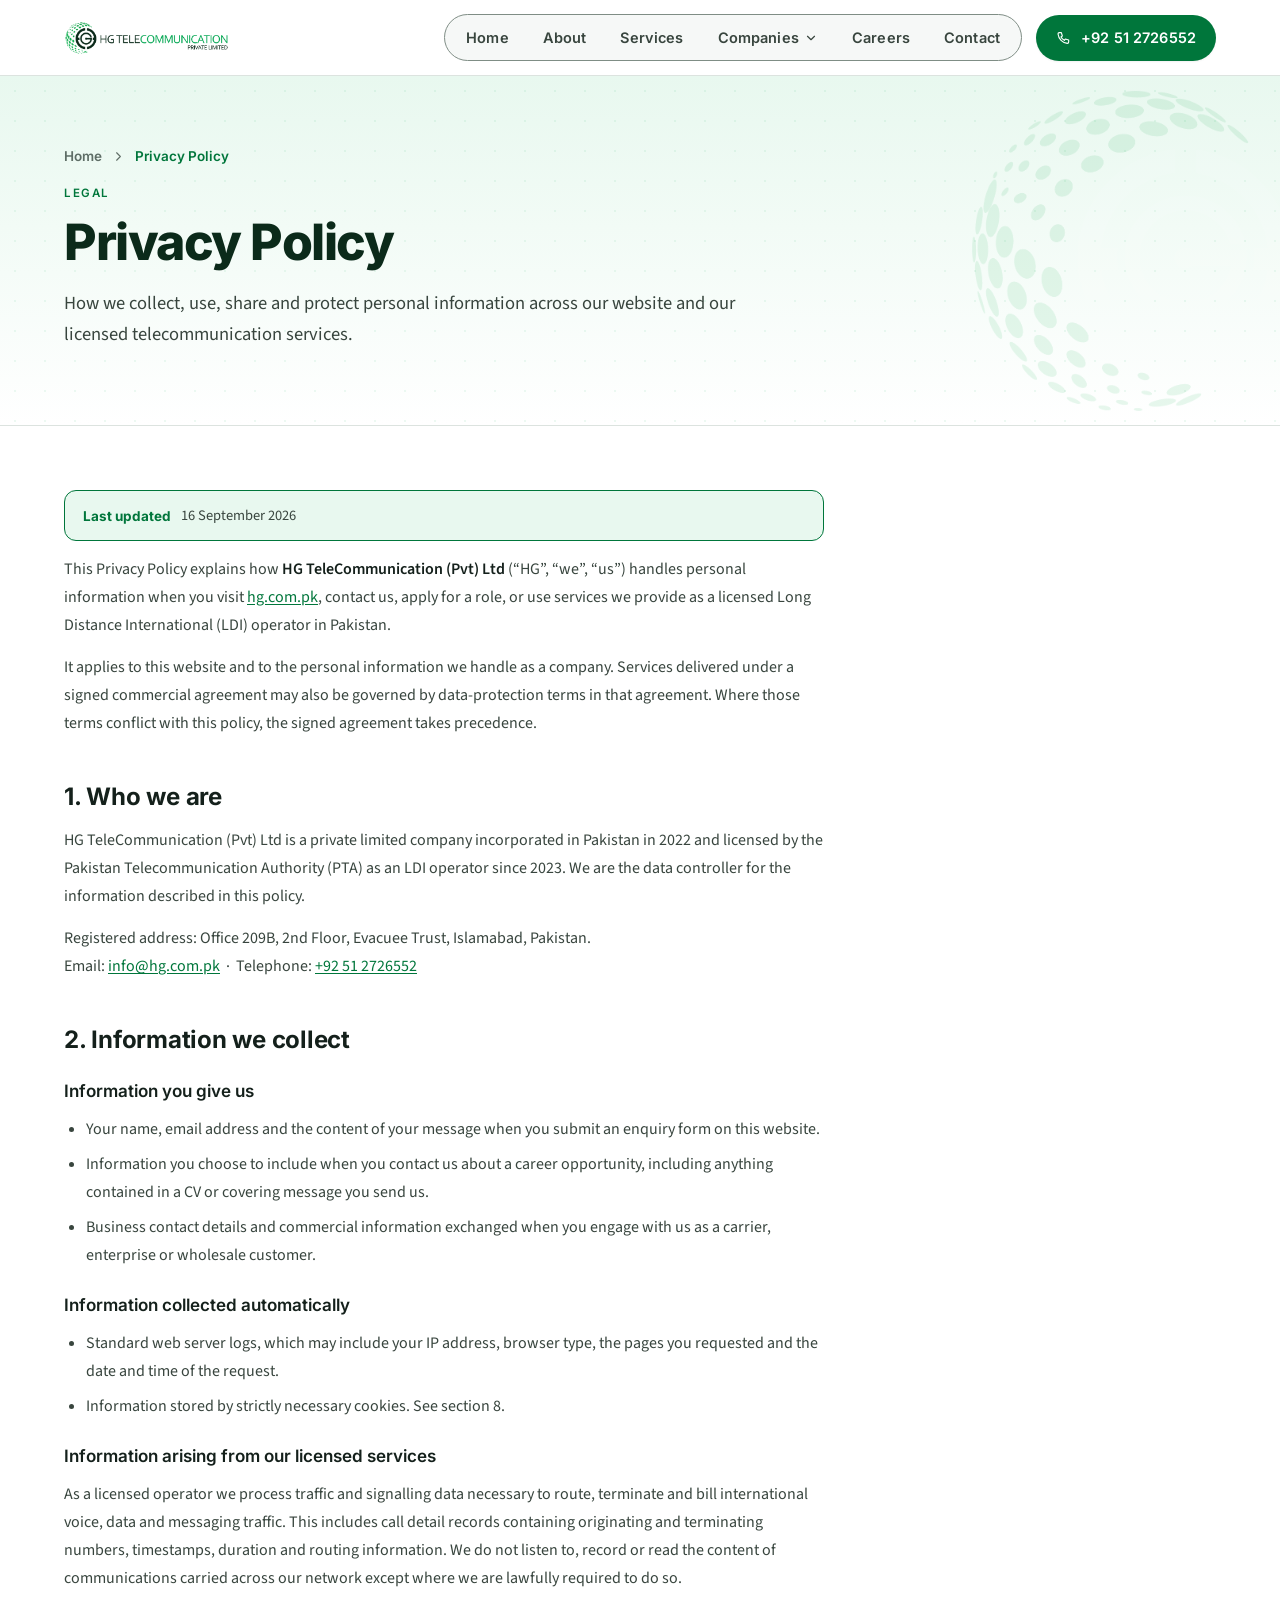
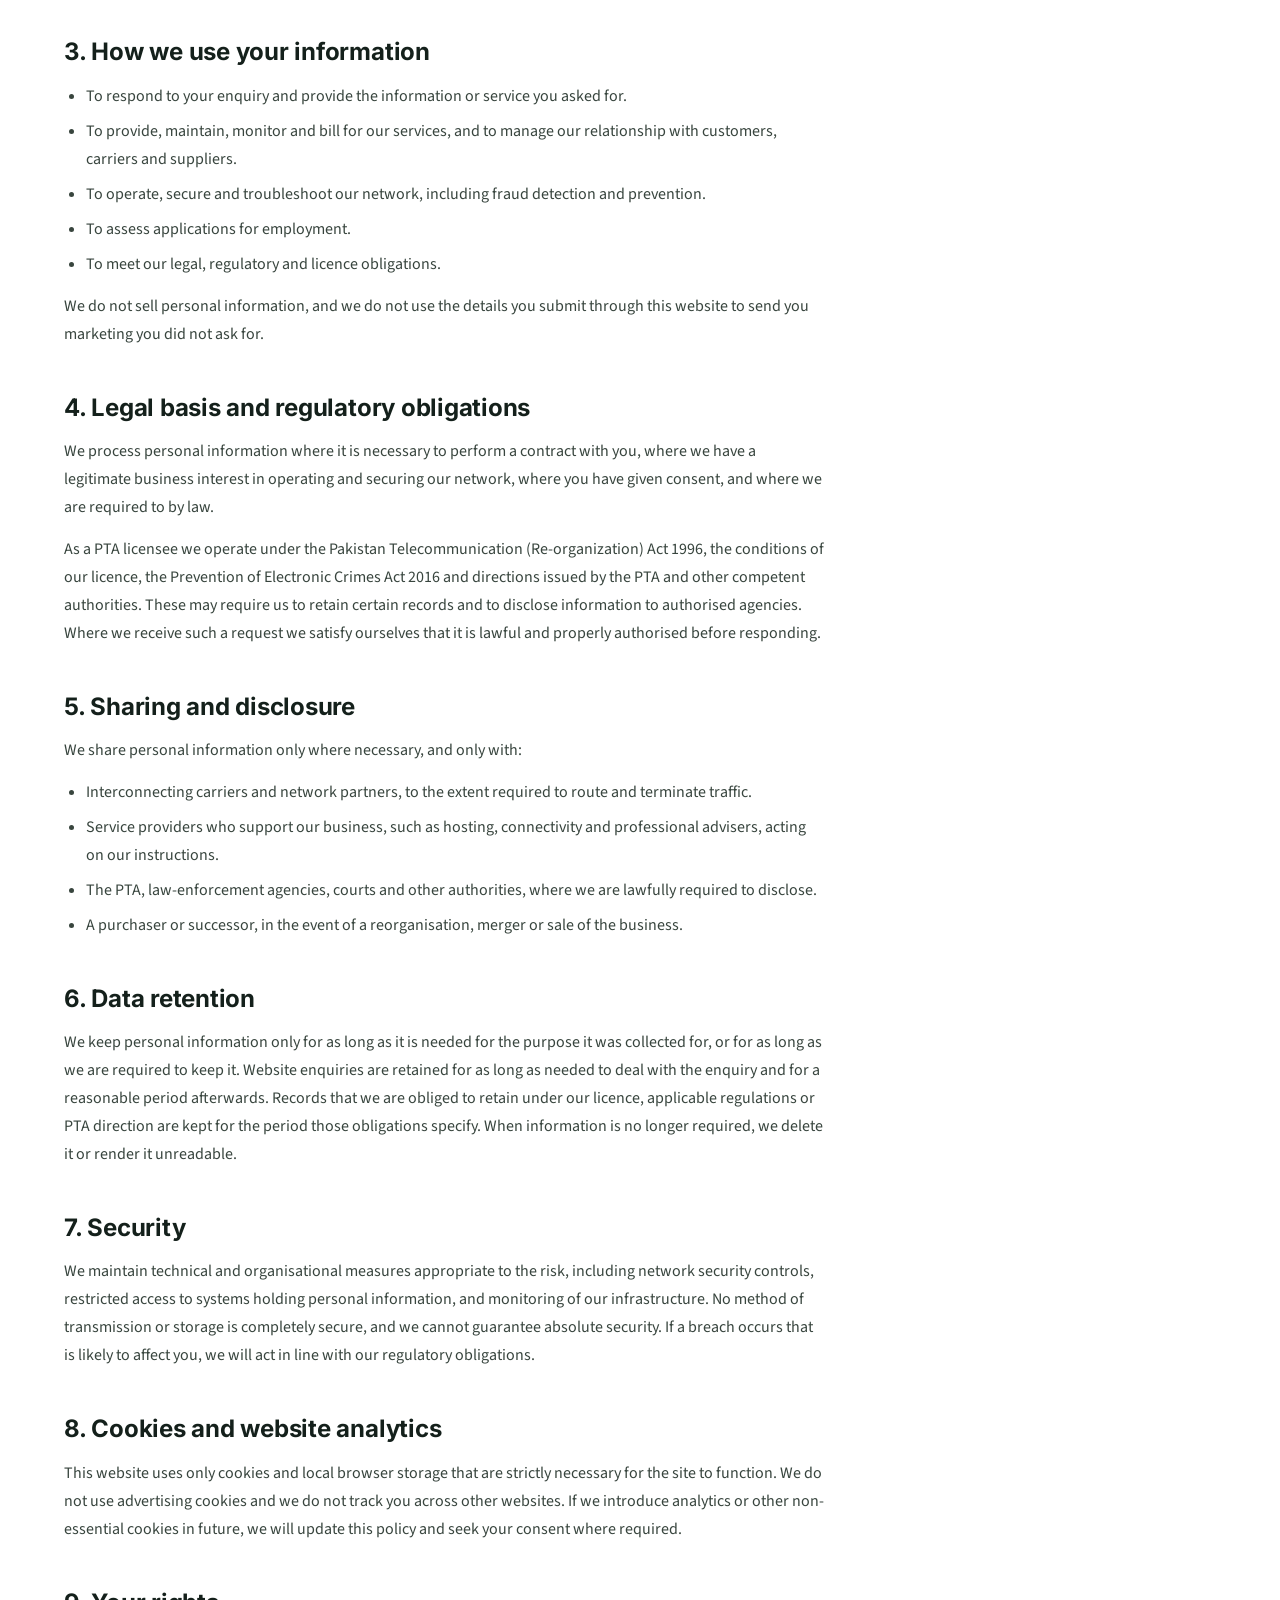
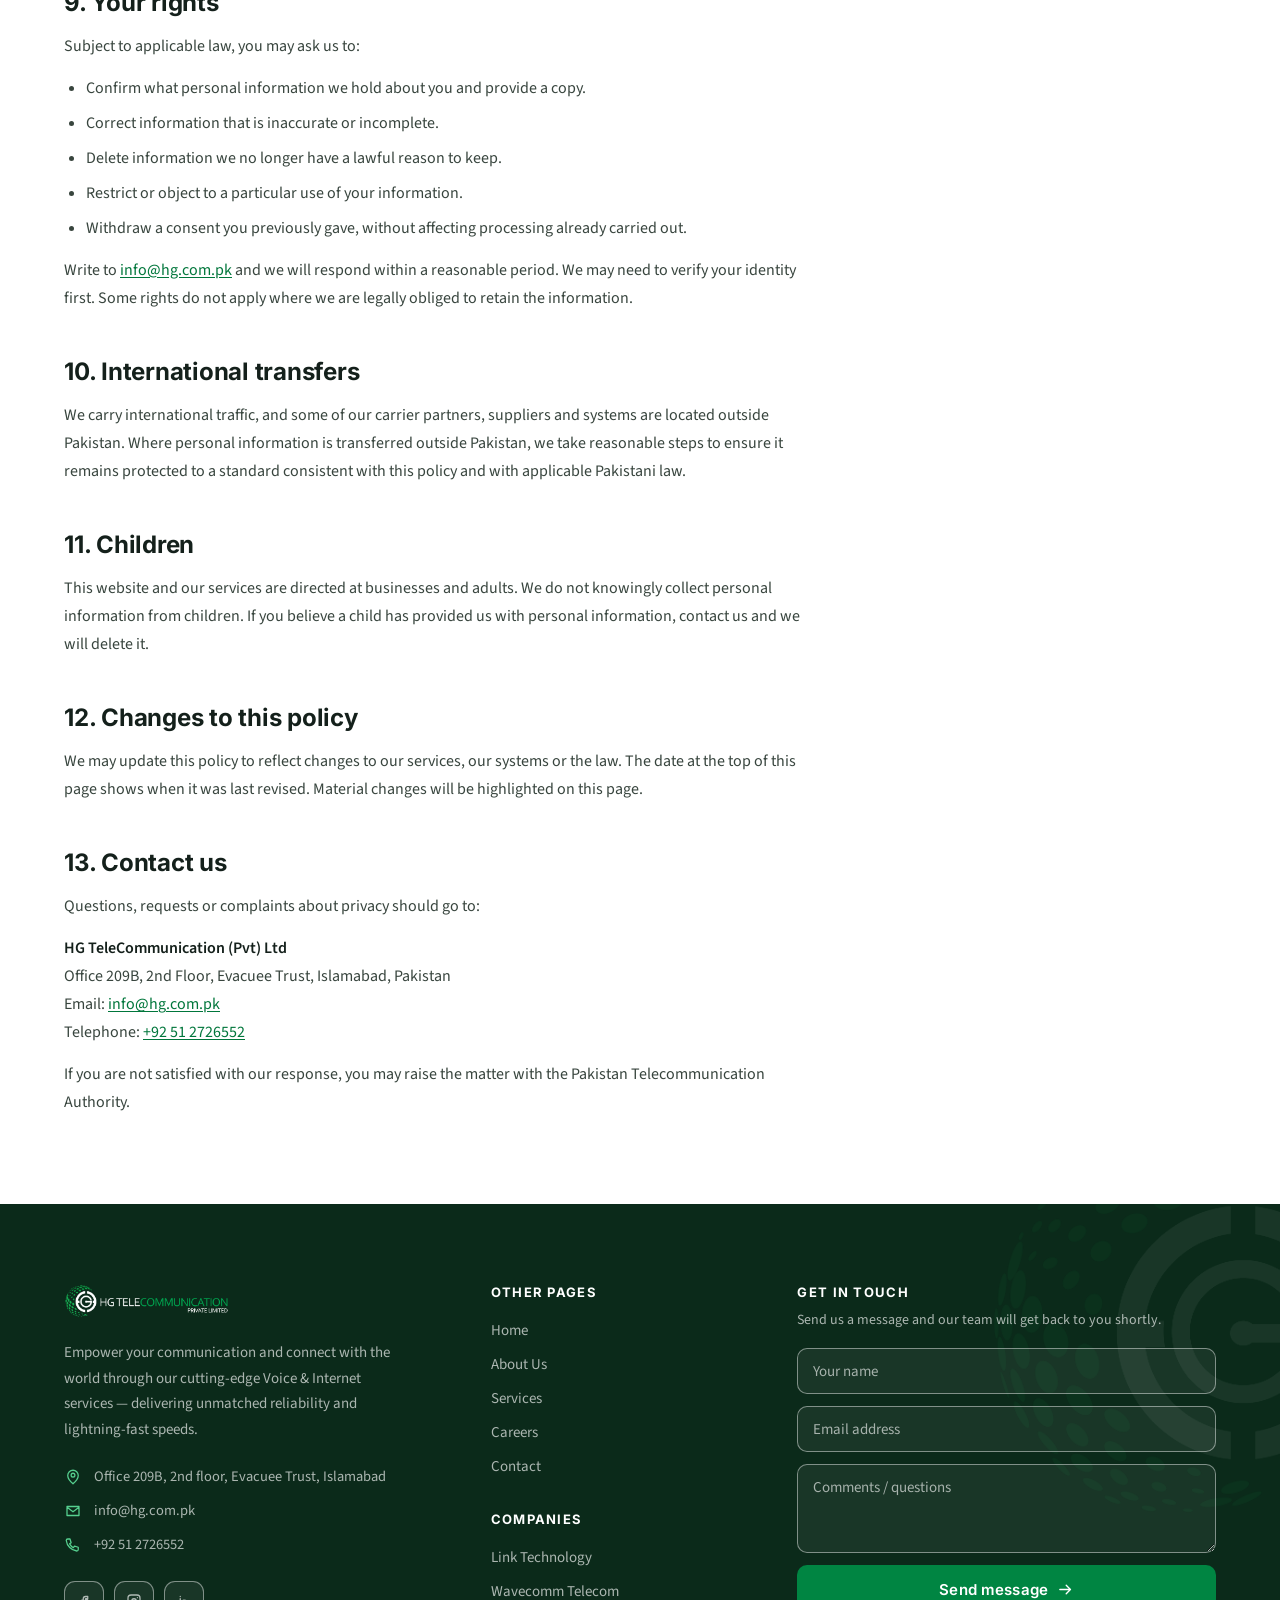
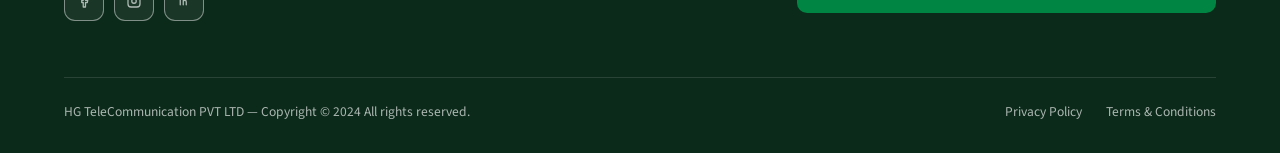
<file: privacy-policy/index.html>
<!DOCTYPE html>
<html lang="en">
<head>
<meta charset="utf-8">
<meta name="viewport" content="width=device-width, initial-scale=1">
<!-- Relative base: this page lives one directory below the site root, but the
     runtime resolves <dc-import> components as "./Name.dc.html" against the
     document. A relative href keeps that working whether the site is served
     from the domain root or from a subfolder. Must precede any URL below. -->
<base href="../">
<title>Privacy Policy — HG Telecommunication</title>
<meta name="description" content="How HG Telecommunication (Pvt) Ltd collects, uses, shares and protects personal information across its website, voice, internet and data centre services in Pakistan.">
<script src="./support.js"></script>
</head>
<body>
<x-dc>
<helmet>
  <link rel="stylesheet" href="_ds/hg-communication-design-system-e7295788-beb5-450f-a12b-213eea38d73b/styles.css">
  <style>
    *{ box-sizing:border-box; }
    body{ margin:0; background:var(--surface-card); }
    .hg-legal h2{ font-family:var(--font-heading); font-weight:700; font-size:clamp(20px,2.4vw,24px); letter-spacing:-0.01em; color:var(--text-heading); margin:44px 0 0; line-height:1.3; }
    .hg-legal h3{ font-family:var(--font-heading); font-weight:600; font-size:17px; color:var(--text-heading); margin:26px 0 0; }
    .hg-legal p{ font-family:var(--font-body); font-size:16px; line-height:1.75; color:var(--text-body); margin:14px 0 0; }
    .hg-legal ul{ margin:14px 0 0; padding-left:22px; }
    .hg-legal li{ font-family:var(--font-body); font-size:16px; line-height:1.75; color:var(--text-body); margin:7px 0 0; }
    .hg-legal a{ color:var(--text-link); text-decoration:underline; text-underline-offset:2px; }
  </style>
</helmet>
<div style="font-family:var(--font-body); color:var(--text-body); background:var(--surface-card);">
  <dc-import name="SiteHeader" active="legal" hint-size="100%,74px"></dc-import>
  <main id="main-content" tabIndex="-1">
    <dc-import name="PageHero" crumb="Privacy Policy" eyebrow="Legal" title="Privacy Policy" subtitle="How we collect, use, share and protect personal information across our website and our licensed telecommunication services." hint-size="100%,340px"></dc-import>

    <section style="background:var(--surface-card);">
      <div style="max-width:1200px; margin:0 auto; padding:clamp(40px,5vw,64px) 24px clamp(56px,7vw,88px);">
        <div class="hg-legal" style="max-width:760px;">

          <div style="display:flex; flex-wrap:wrap; align-items:center; gap:10px; padding:14px 18px; background:var(--color-brand-subtle); border:1px solid var(--color-brand-text); border-radius:12px;">
            <span style="font-family:var(--font-heading); font-weight:700; font-size:13.5px; color:var(--color-brand-text);">Last updated</span>
            <span style="font-family:var(--font-body); font-size:14.5px; color:var(--text-body);">16 September 2026</span>
          </div>

          <p>This Privacy Policy explains how <strong style="color:var(--text-heading); font-weight:600;">HG TeleCommunication (Pvt) Ltd</strong> (&ldquo;HG&rdquo;, &ldquo;we&rdquo;, &ldquo;us&rdquo;) handles personal information when you visit <a href="index.html">hg.com.pk</a>, contact us, apply for a role, or use services we provide as a licensed Long Distance International (LDI) operator in Pakistan.</p>

          <p>It applies to this website and to the personal information we handle as a company. Services delivered under a signed commercial agreement may also be governed by data-protection terms in that agreement. Where those terms conflict with this policy, the signed agreement takes precedence.</p>

          <h2>1. Who we are</h2>
          <p>HG TeleCommunication (Pvt) Ltd is a private limited company incorporated in Pakistan in 2022 and licensed by the Pakistan Telecommunication Authority (PTA) as an LDI operator since 2023. We are the data controller for the information described in this policy.</p>
          <p>Registered address: Office 209B, 2nd Floor, Evacuee Trust, Islamabad, Pakistan.<br>Email: <a href="mailto:info@hg.com.pk">info@hg.com.pk</a> &nbsp;&middot;&nbsp; Telephone: <a href="tel:+92512726552">+92 51 2726552</a></p>

          <h2>2. Information we collect</h2>
          <h3>Information you give us</h3>
          <ul>
            <li>Your name, email address and the content of your message when you submit an enquiry form on this website.</li>
            <li>Information you choose to include when you contact us about a career opportunity, including anything contained in a CV or covering message you send us.</li>
            <li>Business contact details and commercial information exchanged when you engage with us as a carrier, enterprise or wholesale customer.</li>
          </ul>
          <h3>Information collected automatically</h3>
          <ul>
            <li>Standard web server logs, which may include your IP address, browser type, the pages you requested and the date and time of the request.</li>
            <li>Information stored by strictly necessary cookies. See section 8.</li>
          </ul>
          <h3>Information arising from our licensed services</h3>
          <p>As a licensed operator we process traffic and signalling data necessary to route, terminate and bill international voice, data and messaging traffic. This includes call detail records containing originating and terminating numbers, timestamps, duration and routing information. We do not listen to, record or read the content of communications carried across our network except where we are lawfully required to do so.</p>

          <h2>3. How we use your information</h2>
          <ul>
            <li>To respond to your enquiry and provide the information or service you asked for.</li>
            <li>To provide, maintain, monitor and bill for our services, and to manage our relationship with customers, carriers and suppliers.</li>
            <li>To operate, secure and troubleshoot our network, including fraud detection and prevention.</li>
            <li>To assess applications for employment.</li>
            <li>To meet our legal, regulatory and licence obligations.</li>
          </ul>
          <p>We do not sell personal information, and we do not use the details you submit through this website to send you marketing you did not ask for.</p>

          <h2>4. Legal basis and regulatory obligations</h2>
          <p>We process personal information where it is necessary to perform a contract with you, where we have a legitimate business interest in operating and securing our network, where you have given consent, and where we are required to by law.</p>
          <p>As a PTA licensee we operate under the Pakistan Telecommunication (Re-organization) Act 1996, the conditions of our licence, the Prevention of Electronic Crimes Act 2016 and directions issued by the PTA and other competent authorities. These may require us to retain certain records and to disclose information to authorised agencies. Where we receive such a request we satisfy ourselves that it is lawful and properly authorised before responding.</p>

          <h2>5. Sharing and disclosure</h2>
          <p>We share personal information only where necessary, and only with:</p>
          <ul>
            <li>Interconnecting carriers and network partners, to the extent required to route and terminate traffic.</li>
            <li>Service providers who support our business, such as hosting, connectivity and professional advisers, acting on our instructions.</li>
            <li>The PTA, law-enforcement agencies, courts and other authorities, where we are lawfully required to disclose.</li>
            <li>A purchaser or successor, in the event of a reorganisation, merger or sale of the business.</li>
          </ul>

          <h2>6. Data retention</h2>
          <p>We keep personal information only for as long as it is needed for the purpose it was collected for, or for as long as we are required to keep it. Website enquiries are retained for as long as needed to deal with the enquiry and for a reasonable period afterwards. Records that we are obliged to retain under our licence, applicable regulations or PTA direction are kept for the period those obligations specify. When information is no longer required, we delete it or render it unreadable.</p>

          <h2>7. Security</h2>
          <p>We maintain technical and organisational measures appropriate to the risk, including network security controls, restricted access to systems holding personal information, and monitoring of our infrastructure. No method of transmission or storage is completely secure, and we cannot guarantee absolute security. If a breach occurs that is likely to affect you, we will act in line with our regulatory obligations.</p>

          <h2>8. Cookies and website analytics</h2>
          <p>This website uses only cookies and local browser storage that are strictly necessary for the site to function. We do not use advertising cookies and we do not track you across other websites. If we introduce analytics or other non-essential cookies in future, we will update this policy and seek your consent where required.</p>

          <h2>9. Your rights</h2>
          <p>Subject to applicable law, you may ask us to:</p>
          <ul>
            <li>Confirm what personal information we hold about you and provide a copy.</li>
            <li>Correct information that is inaccurate or incomplete.</li>
            <li>Delete information we no longer have a lawful reason to keep.</li>
            <li>Restrict or object to a particular use of your information.</li>
            <li>Withdraw a consent you previously gave, without affecting processing already carried out.</li>
          </ul>
          <p>Write to <a href="mailto:info@hg.com.pk">info@hg.com.pk</a> and we will respond within a reasonable period. We may need to verify your identity first. Some rights do not apply where we are legally obliged to retain the information.</p>

          <h2>10. International transfers</h2>
          <p>We carry international traffic, and some of our carrier partners, suppliers and systems are located outside Pakistan. Where personal information is transferred outside Pakistan, we take reasonable steps to ensure it remains protected to a standard consistent with this policy and with applicable Pakistani law.</p>

          <h2>11. Children</h2>
          <p>This website and our services are directed at businesses and adults. We do not knowingly collect personal information from children. If you believe a child has provided us with personal information, contact us and we will delete it.</p>

          <h2>12. Changes to this policy</h2>
          <p>We may update this policy to reflect changes to our services, our systems or the law. The date at the top of this page shows when it was last revised. Material changes will be highlighted on this page.</p>

          <h2>13. Contact us</h2>
          <p>Questions, requests or complaints about privacy should go to:</p>
          <p><strong style="color:var(--text-heading); font-weight:600;">HG TeleCommunication (Pvt) Ltd</strong><br>Office 209B, 2nd Floor, Evacuee Trust, Islamabad, Pakistan<br>Email: <a href="mailto:info@hg.com.pk">info@hg.com.pk</a><br>Telephone: <a href="tel:+92512726552">+92 51 2726552</a></p>
          <p>If you are not satisfied with our response, you may raise the matter with the Pakistan Telecommunication Authority.</p>

        </div>
      </div>
    </section>
  </main>
  <dc-import name="SiteFooter" hint-size="100%,560px"></dc-import>
</div>
</x-dc>
<script type="text/x-dc" data-dc-script data-props="{&quot;$preview&quot;:{&quot;width&quot;:1280,&quot;height&quot;:900}}"></script>
</body>
</html>
</file>
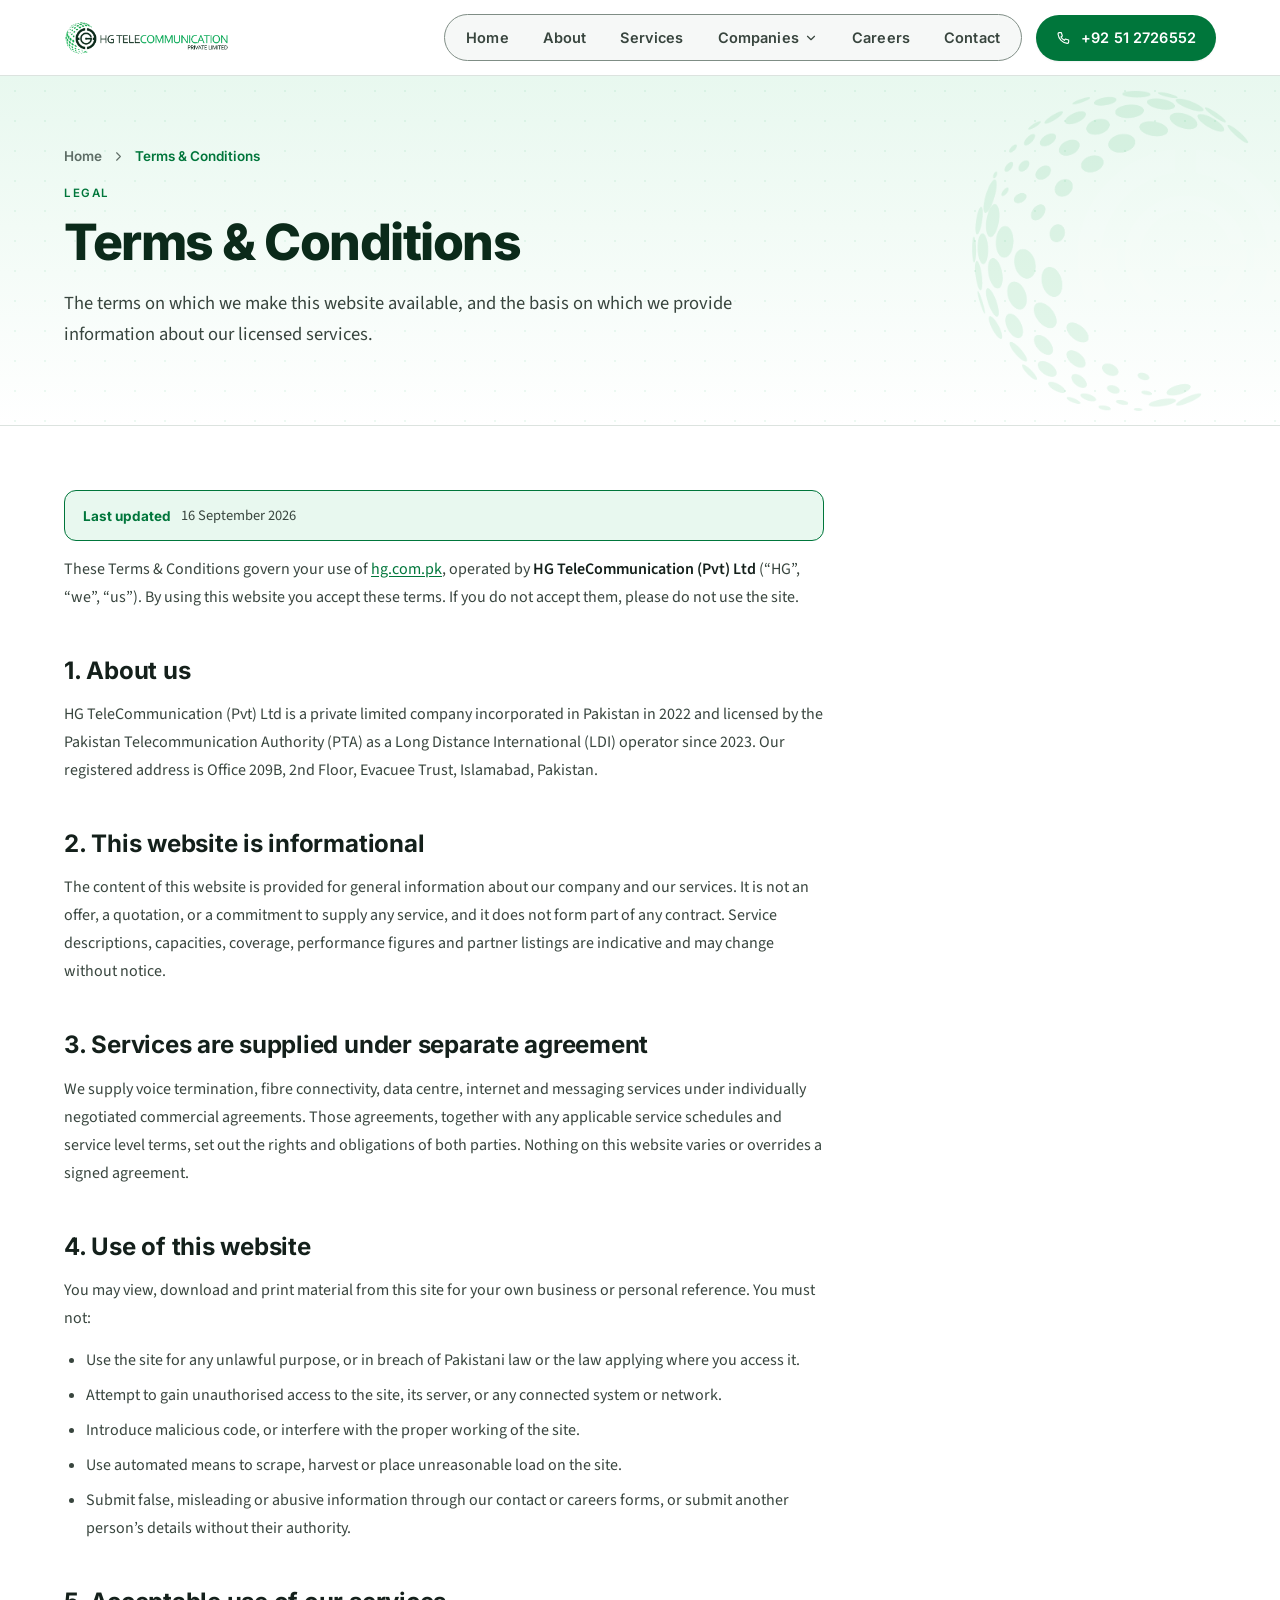
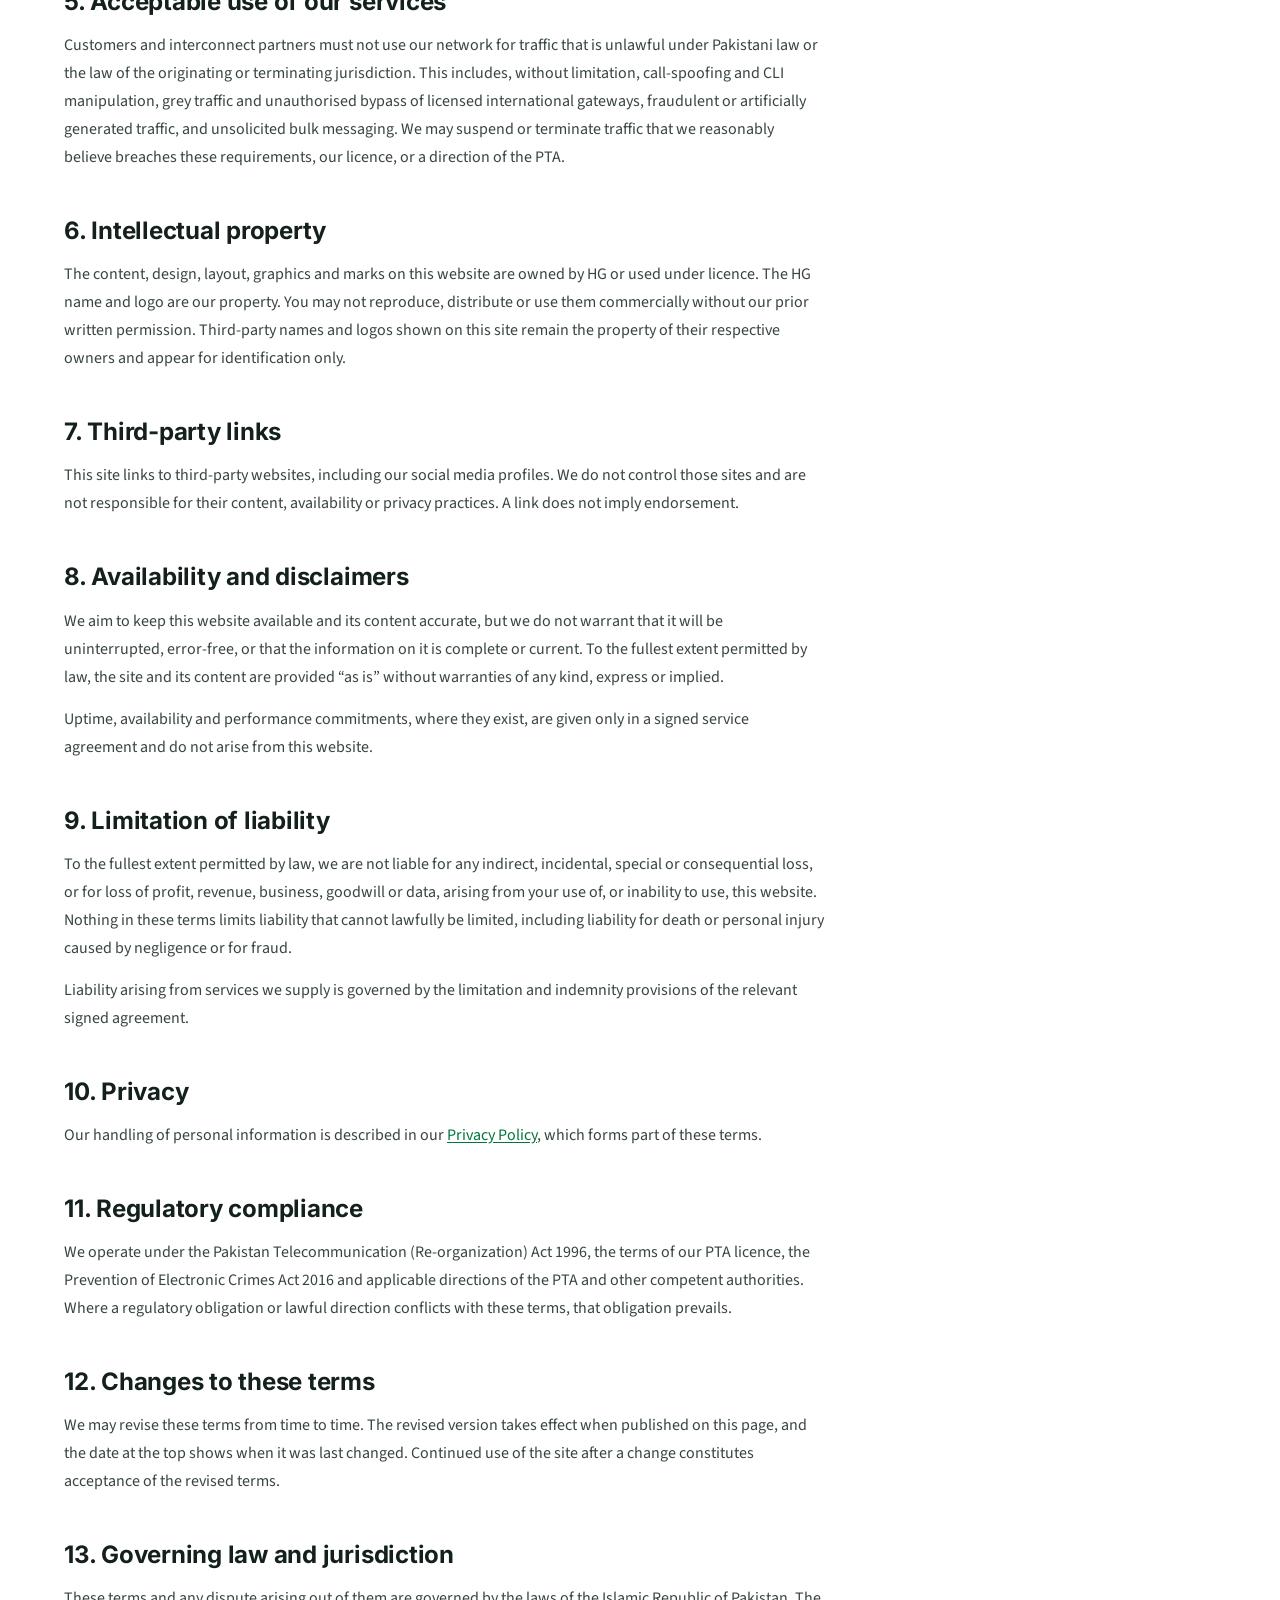
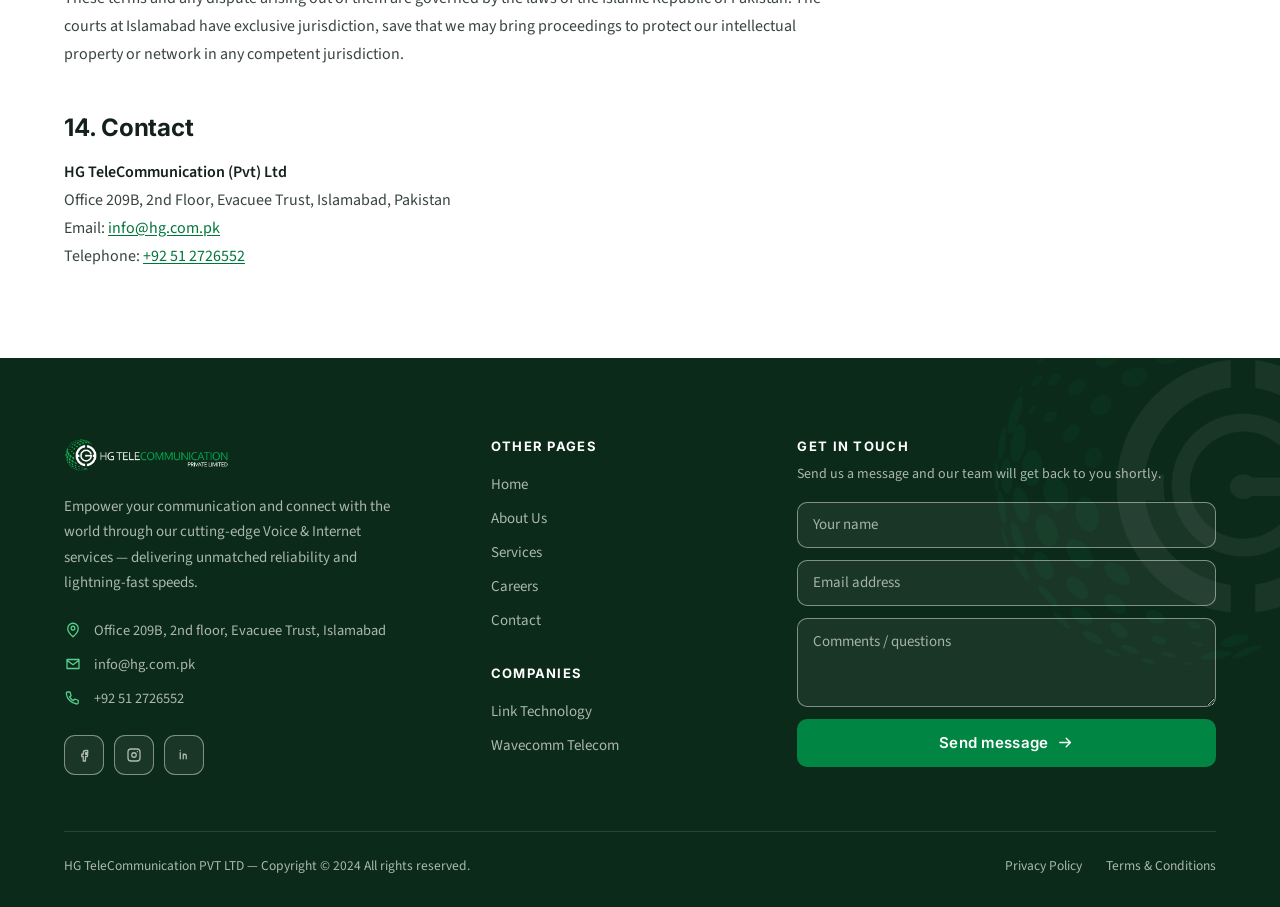
<file: terms/index.html>
<!DOCTYPE html>
<html lang="en">
<head>
<meta charset="utf-8">
<meta name="viewport" content="width=device-width, initial-scale=1">
<!-- Relative base: this page lives one directory below the site root, but the
     runtime resolves <dc-import> components as "./Name.dc.html" against the
     document. A relative href keeps that working whether the site is served
     from the domain root or from a subfolder. Must precede any URL below. -->
<base href="../">
<title>Terms &amp; Conditions — HG Telecommunication</title>
<meta name="description" content="The terms governing use of the HG Telecommunication website, and the basis on which HG TeleCommunication (Pvt) Ltd, a PTA-licensed LDI operator, provides information and services.">
<script src="./support.js"></script>
</head>
<body>
<x-dc>
<helmet>
  <link rel="stylesheet" href="_ds/hg-communication-design-system-e7295788-beb5-450f-a12b-213eea38d73b/styles.css">
  <style>
    *{ box-sizing:border-box; }
    body{ margin:0; background:var(--surface-card); }
    .hg-legal h2{ font-family:var(--font-heading); font-weight:700; font-size:clamp(20px,2.4vw,24px); letter-spacing:-0.01em; color:var(--text-heading); margin:44px 0 0; line-height:1.3; }
    .hg-legal h3{ font-family:var(--font-heading); font-weight:600; font-size:17px; color:var(--text-heading); margin:26px 0 0; }
    .hg-legal p{ font-family:var(--font-body); font-size:16px; line-height:1.75; color:var(--text-body); margin:14px 0 0; }
    .hg-legal ul{ margin:14px 0 0; padding-left:22px; }
    .hg-legal li{ font-family:var(--font-body); font-size:16px; line-height:1.75; color:var(--text-body); margin:7px 0 0; }
    .hg-legal a{ color:var(--text-link); text-decoration:underline; text-underline-offset:2px; }
  </style>
</helmet>
<div style="font-family:var(--font-body); color:var(--text-body); background:var(--surface-card);">
  <dc-import name="SiteHeader" active="legal" hint-size="100%,74px"></dc-import>
  <main id="main-content" tabIndex="-1">
    <dc-import name="PageHero" crumb="Terms &amp; Conditions" eyebrow="Legal" title="Terms &amp; Conditions" subtitle="The terms on which we make this website available, and the basis on which we provide information about our licensed services." hint-size="100%,340px"></dc-import>

    <section style="background:var(--surface-card);">
      <div style="max-width:1200px; margin:0 auto; padding:clamp(40px,5vw,64px) 24px clamp(56px,7vw,88px);">
        <div class="hg-legal" style="max-width:760px;">

          <div style="display:flex; flex-wrap:wrap; align-items:center; gap:10px; padding:14px 18px; background:var(--color-brand-subtle); border:1px solid var(--color-brand-text); border-radius:12px;">
            <span style="font-family:var(--font-heading); font-weight:700; font-size:13.5px; color:var(--color-brand-text);">Last updated</span>
            <span style="font-family:var(--font-body); font-size:14.5px; color:var(--text-body);">16 September 2026</span>
          </div>

          <p>These Terms &amp; Conditions govern your use of <a href="index.html">hg.com.pk</a>, operated by <strong style="color:var(--text-heading); font-weight:600;">HG TeleCommunication (Pvt) Ltd</strong> (&ldquo;HG&rdquo;, &ldquo;we&rdquo;, &ldquo;us&rdquo;). By using this website you accept these terms. If you do not accept them, please do not use the site.</p>

          <h2>1. About us</h2>
          <p>HG TeleCommunication (Pvt) Ltd is a private limited company incorporated in Pakistan in 2022 and licensed by the Pakistan Telecommunication Authority (PTA) as a Long Distance International (LDI) operator since 2023. Our registered address is Office 209B, 2nd Floor, Evacuee Trust, Islamabad, Pakistan.</p>

          <h2>2. This website is informational</h2>
          <p>The content of this website is provided for general information about our company and our services. It is not an offer, a quotation, or a commitment to supply any service, and it does not form part of any contract. Service descriptions, capacities, coverage, performance figures and partner listings are indicative and may change without notice.</p>

          <h2>3. Services are supplied under separate agreement</h2>
          <p>We supply voice termination, fibre connectivity, data centre, internet and messaging services under individually negotiated commercial agreements. Those agreements, together with any applicable service schedules and service level terms, set out the rights and obligations of both parties. Nothing on this website varies or overrides a signed agreement.</p>

          <h2>4. Use of this website</h2>
          <p>You may view, download and print material from this site for your own business or personal reference. You must not:</p>
          <ul>
            <li>Use the site for any unlawful purpose, or in breach of Pakistani law or the law applying where you access it.</li>
            <li>Attempt to gain unauthorised access to the site, its server, or any connected system or network.</li>
            <li>Introduce malicious code, or interfere with the proper working of the site.</li>
            <li>Use automated means to scrape, harvest or place unreasonable load on the site.</li>
            <li>Submit false, misleading or abusive information through our contact or careers forms, or submit another person&rsquo;s details without their authority.</li>
          </ul>

          <h2>5. Acceptable use of our services</h2>
          <p>Customers and interconnect partners must not use our network for traffic that is unlawful under Pakistani law or the law of the originating or terminating jurisdiction. This includes, without limitation, call-spoofing and CLI manipulation, grey traffic and unauthorised bypass of licensed international gateways, fraudulent or artificially generated traffic, and unsolicited bulk messaging. We may suspend or terminate traffic that we reasonably believe breaches these requirements, our licence, or a direction of the PTA.</p>

          <h2>6. Intellectual property</h2>
          <p>The content, design, layout, graphics and marks on this website are owned by HG or used under licence. The HG name and logo are our property. You may not reproduce, distribute or use them commercially without our prior written permission. Third-party names and logos shown on this site remain the property of their respective owners and appear for identification only.</p>

          <h2>7. Third-party links</h2>
          <p>This site links to third-party websites, including our social media profiles. We do not control those sites and are not responsible for their content, availability or privacy practices. A link does not imply endorsement.</p>

          <h2>8. Availability and disclaimers</h2>
          <p>We aim to keep this website available and its content accurate, but we do not warrant that it will be uninterrupted, error-free, or that the information on it is complete or current. To the fullest extent permitted by law, the site and its content are provided &ldquo;as is&rdquo; without warranties of any kind, express or implied.</p>
          <p>Uptime, availability and performance commitments, where they exist, are given only in a signed service agreement and do not arise from this website.</p>

          <h2>9. Limitation of liability</h2>
          <p>To the fullest extent permitted by law, we are not liable for any indirect, incidental, special or consequential loss, or for loss of profit, revenue, business, goodwill or data, arising from your use of, or inability to use, this website. Nothing in these terms limits liability that cannot lawfully be limited, including liability for death or personal injury caused by negligence or for fraud.</p>
          <p>Liability arising from services we supply is governed by the limitation and indemnity provisions of the relevant signed agreement.</p>

          <h2>10. Privacy</h2>
          <p>Our handling of personal information is described in our <a href="privacy-policy/">Privacy Policy</a>, which forms part of these terms.</p>

          <h2>11. Regulatory compliance</h2>
          <p>We operate under the Pakistan Telecommunication (Re-organization) Act 1996, the terms of our PTA licence, the Prevention of Electronic Crimes Act 2016 and applicable directions of the PTA and other competent authorities. Where a regulatory obligation or lawful direction conflicts with these terms, that obligation prevails.</p>

          <h2>12. Changes to these terms</h2>
          <p>We may revise these terms from time to time. The revised version takes effect when published on this page, and the date at the top shows when it was last changed. Continued use of the site after a change constitutes acceptance of the revised terms.</p>

          <h2>13. Governing law and jurisdiction</h2>
          <p>These terms and any dispute arising out of them are governed by the laws of the Islamic Republic of Pakistan. The courts at Islamabad have exclusive jurisdiction, save that we may bring proceedings to protect our intellectual property or network in any competent jurisdiction.</p>

          <h2>14. Contact</h2>
          <p><strong style="color:var(--text-heading); font-weight:600;">HG TeleCommunication (Pvt) Ltd</strong><br>Office 209B, 2nd Floor, Evacuee Trust, Islamabad, Pakistan<br>Email: <a href="mailto:info@hg.com.pk">info@hg.com.pk</a><br>Telephone: <a href="tel:+92512726552">+92 51 2726552</a></p>

        </div>
      </div>
    </section>
  </main>
  <dc-import name="SiteFooter" hint-size="100%,560px"></dc-import>
</div>
</x-dc>
<script type="text/x-dc" data-dc-script data-props="{&quot;$preview&quot;:{&quot;width&quot;:1280,&quot;height&quot;:900}}"></script>
</body>
</html>
</file>
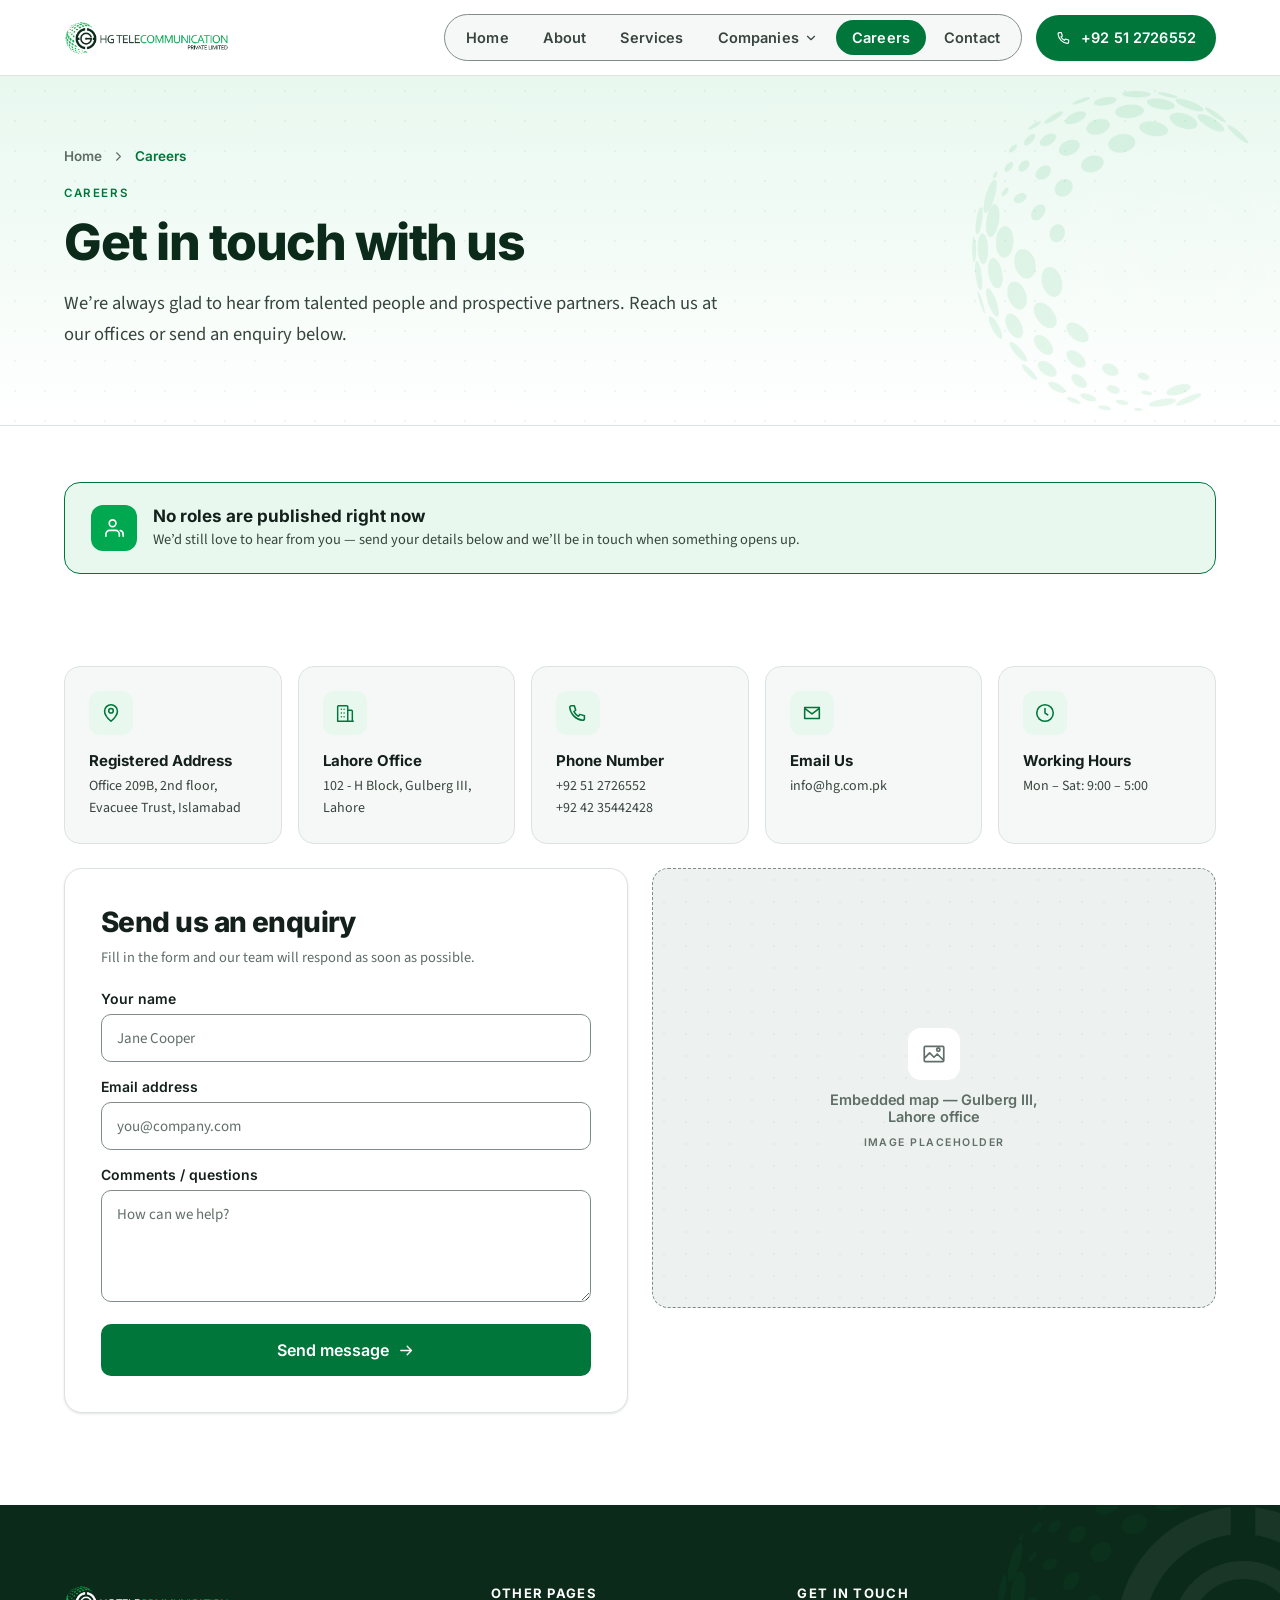
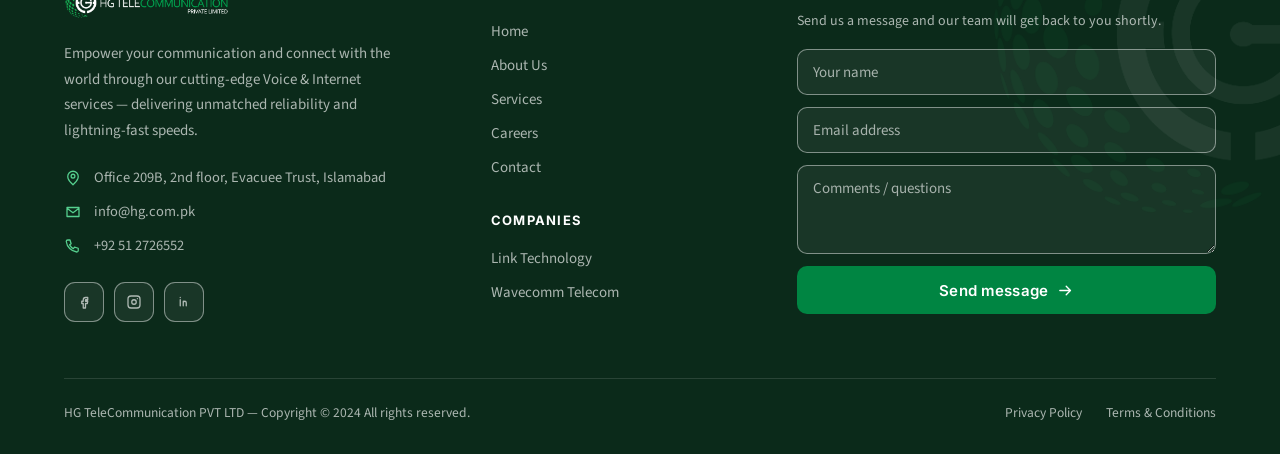
<file: Careers.dc.html>
<!DOCTYPE html>
<html lang="en">
<head>
<meta charset="utf-8">
<meta name="viewport" content="width=device-width, initial-scale=1">
<title>Careers — Work with HG Telecommunication</title>
<meta name="description" content="No roles are published at HG Telecommunication right now &mdash; send us your details and we&rsquo;ll be in touch when something opens up.">
<script src="./support.js"></script>
</head>
<body>
<x-dc>
<helmet>
  <link rel="stylesheet" href="_ds/hg-communication-design-system-e7295788-beb5-450f-a12b-213eea38d73b/styles.css">
  <style>*{ box-sizing:border-box; } body{ margin:0; background:var(--surface-card); }</style>
</helmet>
<div style="font-family:var(--font-body); color:var(--text-body); background:var(--surface-card);">
  <dc-import name="SiteHeader" active="careers" hint-size="100%,74px"></dc-import>
  <main id="main-content" tabIndex="-1">
    <dc-import name="PageHero" crumb="Careers" eyebrow="Careers" title="Get in touch with us" subtitle="We&rsquo;re always glad to hear from talented people and prospective partners. Reach us at our offices or send an enquiry below." hint-size="100%,340px"></dc-import>

    <section style="background:var(--surface-card);">
      <div style="max-width:1200px; margin:0 auto; padding:clamp(40px,5vw,56px) 24px 0;">
        <div style="display:flex; flex-wrap:wrap; align-items:center; gap:16px; background:var(--color-brand-subtle); border:1px solid var(--color-brand-text); border-radius:16px; padding:22px 26px;">
          <span style="display:inline-flex; align-items:center; justify-content:center; width:46px; height:46px; border-radius:12px; background:var(--color-brand); color:#fff; flex:0 0 auto;"><svg aria-hidden="true" focusable="false" width="23" height="23" viewBox="0 0 24 24" fill="none"><path d="M17 20v-2a4 4 0 00-4-4H7a4 4 0 00-4 4v2M10 10a3.5 3.5 0 100-7 3.5 3.5 0 000 7zM21 20v-2a4 4 0 00-3-3.85" stroke="currentColor" stroke-width="1.7" stroke-linecap="round" stroke-linejoin="round"></path></svg></span>
          <div style="flex:1 1 320px;">
            <div style="font-family:var(--font-heading); font-weight:700; font-size:17px; color:var(--text-heading);">No roles are published right now</div>
            <div style="font-family:var(--font-body); font-size:14.5px; color:var(--text-body); margin-top:3px;">We&rsquo;d still love to hear from you — send your details below and we&rsquo;ll be in touch when something opens up.</div>
          </div>
        </div>
      </div>
    </section>

    <dc-import name="GetInTouch" hint-size="100%,760px"></dc-import>
  </main>
  <dc-import name="SiteFooter" hint-size="100%,560px"></dc-import>
</div>
</x-dc>
<script type="text/x-dc" data-dc-script data-props="{&quot;$preview&quot;:{&quot;width&quot;:1280,&quot;height&quot;:900}}"></script>
</body>
</html>
</file>
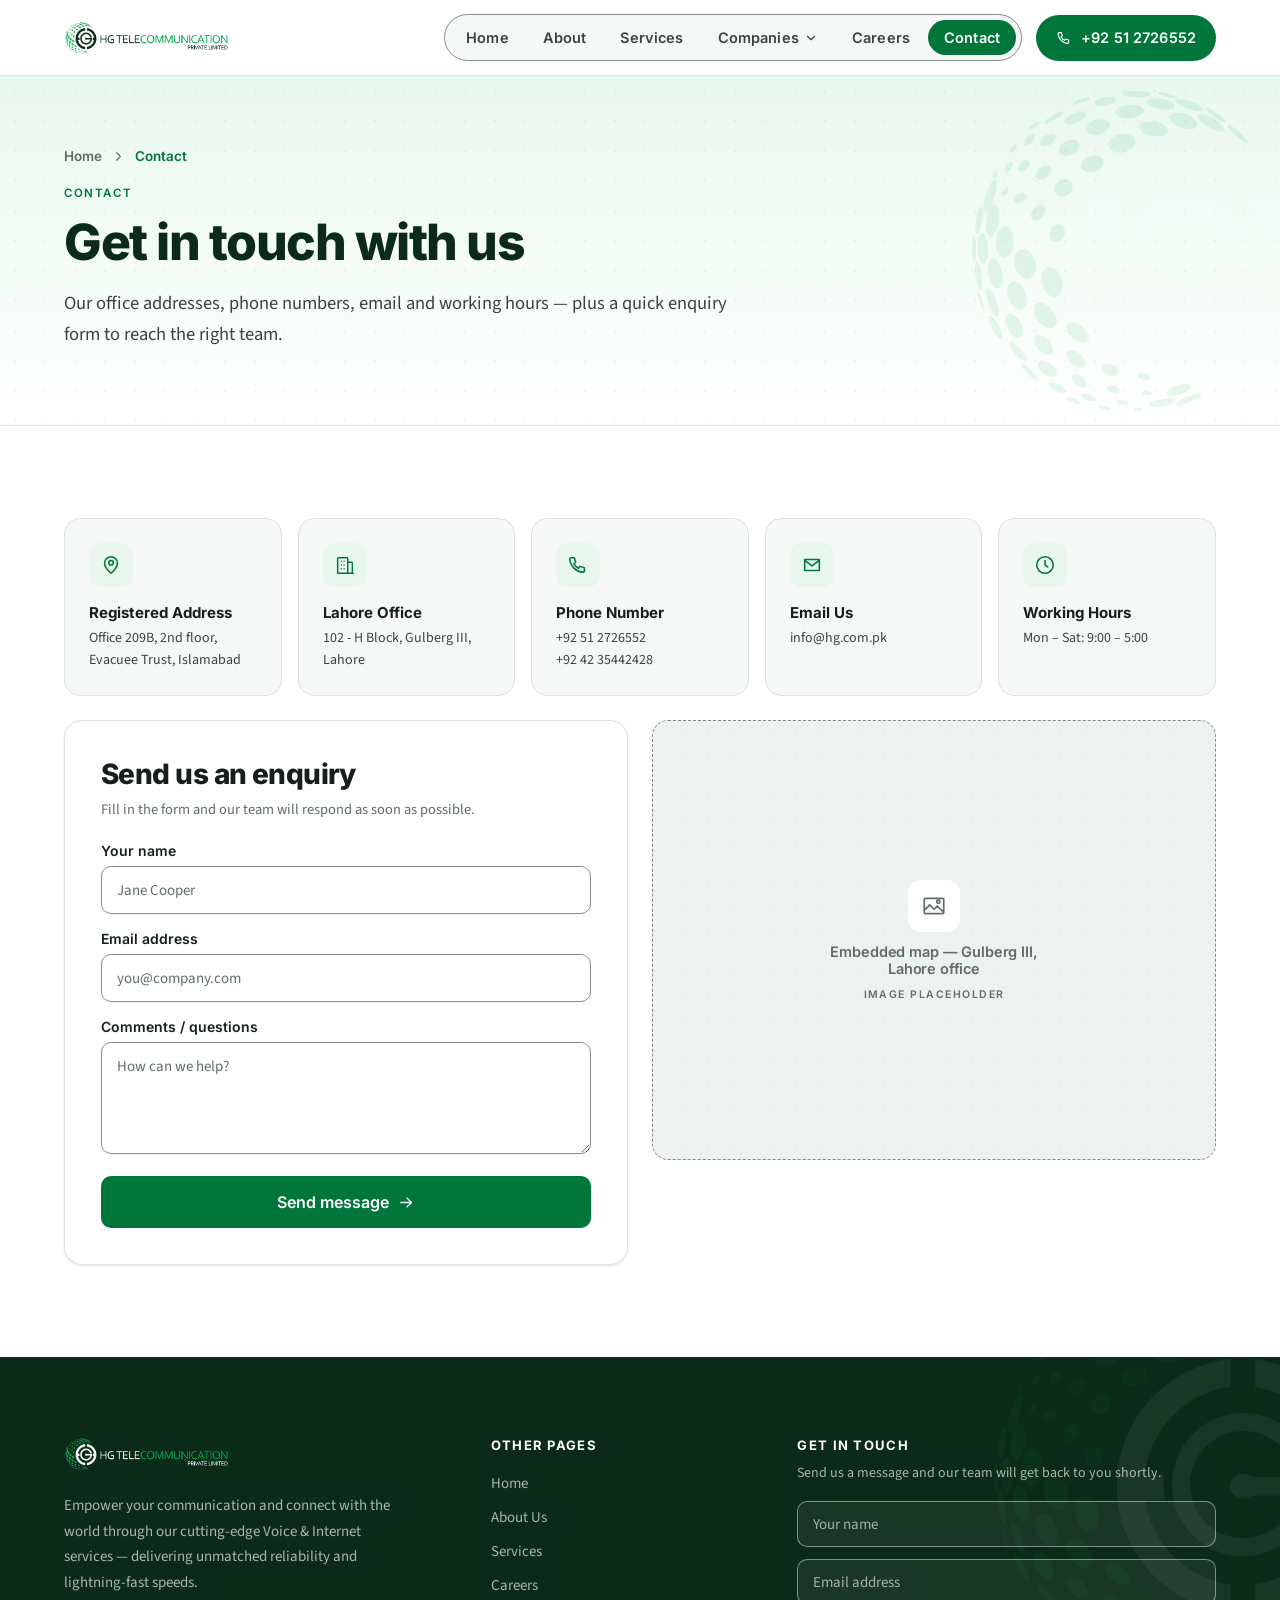
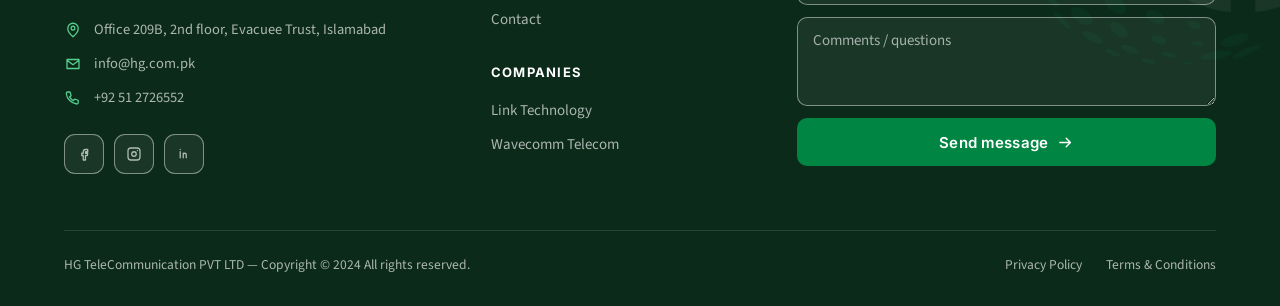
<file: Contact.dc.html>
<!DOCTYPE html>
<html lang="en">
<head>
<meta charset="utf-8">
<meta name="viewport" content="width=device-width, initial-scale=1">
<title>Contact HG Telecommunication — Offices, Phone &amp; Enquiries</title>
<meta name="description" content="Office addresses, phone numbers, email and working hours for HG Telecommunication, plus a quick enquiry form to reach the right team.">
<script src="./support.js"></script>
</head>
<body>
<x-dc>
<helmet>
  <link rel="stylesheet" href="_ds/hg-communication-design-system-e7295788-beb5-450f-a12b-213eea38d73b/styles.css">
  <style>*{ box-sizing:border-box; } body{ margin:0; background:var(--surface-card); }</style>
</helmet>
<div style="font-family:var(--font-body); color:var(--text-body); background:var(--surface-card);">
  <dc-import name="SiteHeader" active="contact" hint-size="100%,74px"></dc-import>
  <main id="main-content" tabIndex="-1">
    <dc-import name="PageHero" crumb="Contact" eyebrow="Contact" title="Get in touch with us" subtitle="Our office addresses, phone numbers, email and working hours — plus a quick enquiry form to reach the right team." hint-size="100%,340px"></dc-import>

    <dc-import name="GetInTouch" hint-size="100%,760px"></dc-import>
  </main>
  <dc-import name="SiteFooter" hint-size="100%,560px"></dc-import>
</div>
</x-dc>
<script type="text/x-dc" data-dc-script data-props="{&quot;$preview&quot;:{&quot;width&quot;:1280,&quot;height&quot;:900}}"></script>
</body>
</html>
</file>
<file: _ds/hg-communication-design-system-e7295788-beb5-450f-a12b-213eea38d73b/styles.css>
/* ============================================================
   HG Telecommunication Design System — global entry point.
   Consumers link THIS file only. Imports only; no rules here.
   ============================================================ */
@import url('./tokens/fonts.css');
@import url('./tokens/colors.css');
@import url('./tokens/typography.css');
@import url('./tokens/spacing.css');
@import url('./tokens/radius.css');
@import url('./tokens/elevation.css');
@import url('./tokens/motion.css');
@import url('./tokens/a11y.css');
</file>
